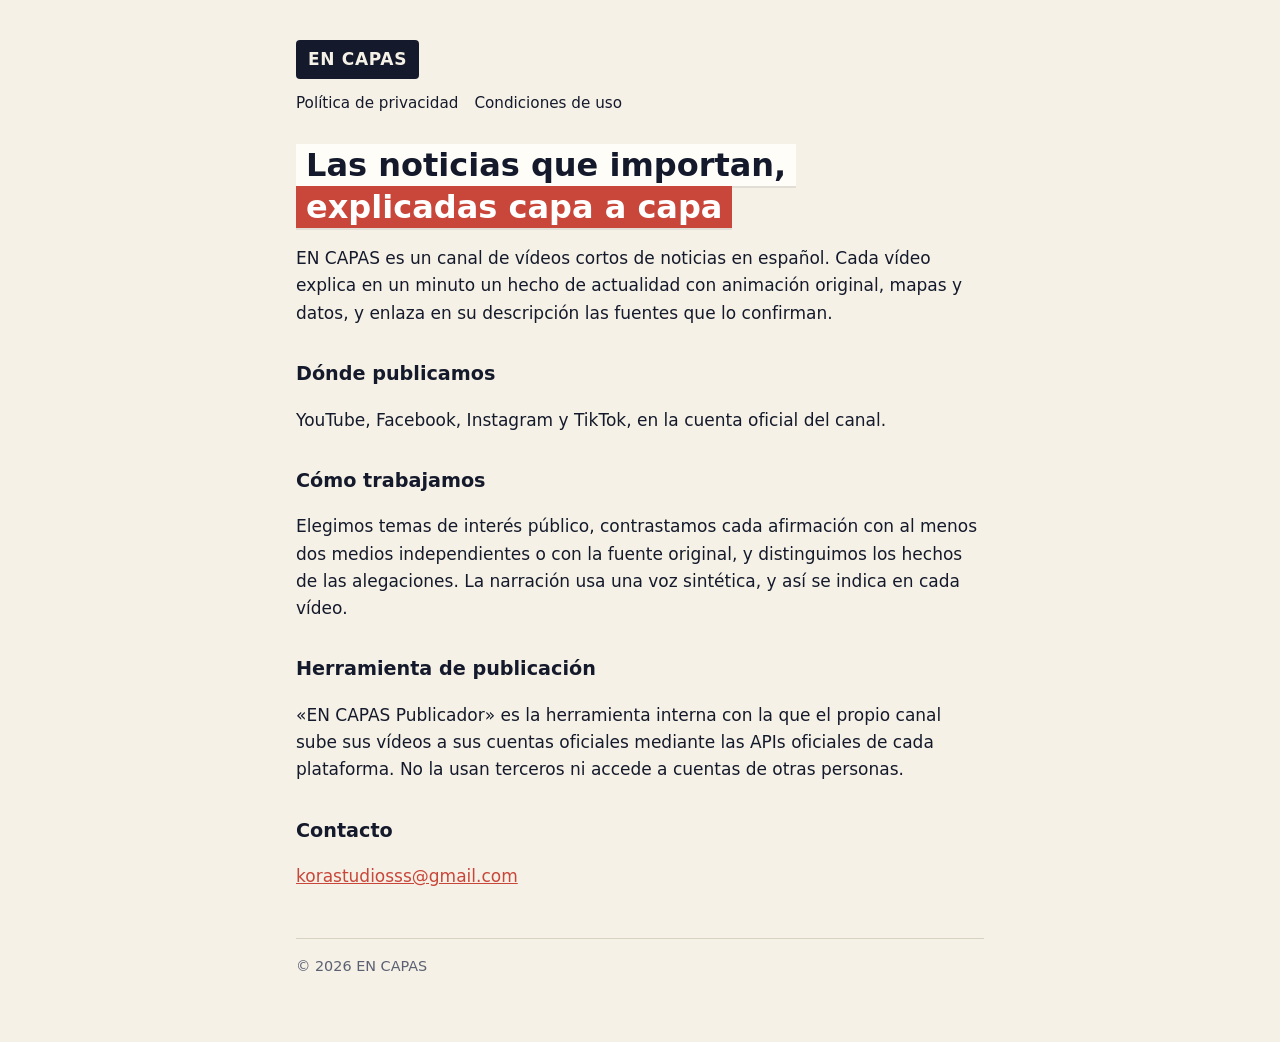
<file: index.html>
<!doctype html>
<html lang="es"><head><meta charset="utf-8"><meta name="viewport" content="width=device-width,initial-scale=1">
<title>EN CAPAS · noticias explicadas capa a capa</title>
<meta name="description" content="EN CAPAS: noticias de actualidad explicadas en vídeos cortos animados, con hechos verificados y fuentes en cada vídeo.">
<link rel="stylesheet" href="estilos.css"></head>
<body><main>
<header><a href="./" class="marca">EN CAPAS</a>
<nav><a href="privacidad.html">Política de privacidad</a><a href="condiciones.html">Condiciones de uso</a></nav></header>
<h1><span class="tira">Las noticias que importan,</span><br><span class="tira acento">explicadas capa a capa</span></h1>
<p>EN CAPAS es un canal de vídeos cortos de noticias en español. Cada vídeo explica en un minuto un hecho de actualidad con animación original, mapas y datos, y enlaza en su descripción las fuentes que lo confirman.</p>
<h2>Dónde publicamos</h2>
<p>YouTube, Facebook, Instagram y TikTok, en la cuenta oficial del canal.</p>
<h2>Cómo trabajamos</h2>
<p>Elegimos temas de interés público, contrastamos cada afirmación con al menos dos medios independientes o con la fuente original, y distinguimos los hechos de las alegaciones. La narración usa una voz sintética, y así se indica en cada vídeo.</p>
<h2>Herramienta de publicación</h2>
<p>«EN CAPAS Publicador» es la herramienta interna con la que el propio canal sube sus vídeos a sus cuentas oficiales mediante las APIs oficiales de cada plataforma. No la usan terceros ni accede a cuentas de otras personas.</p>
<h2>Contacto</h2>
<p><a href="mailto:korastudiosss@gmail.com">korastudiosss@gmail.com</a></p>
<footer>© 2026 EN CAPAS</footer>
</main></body></html>
</file>
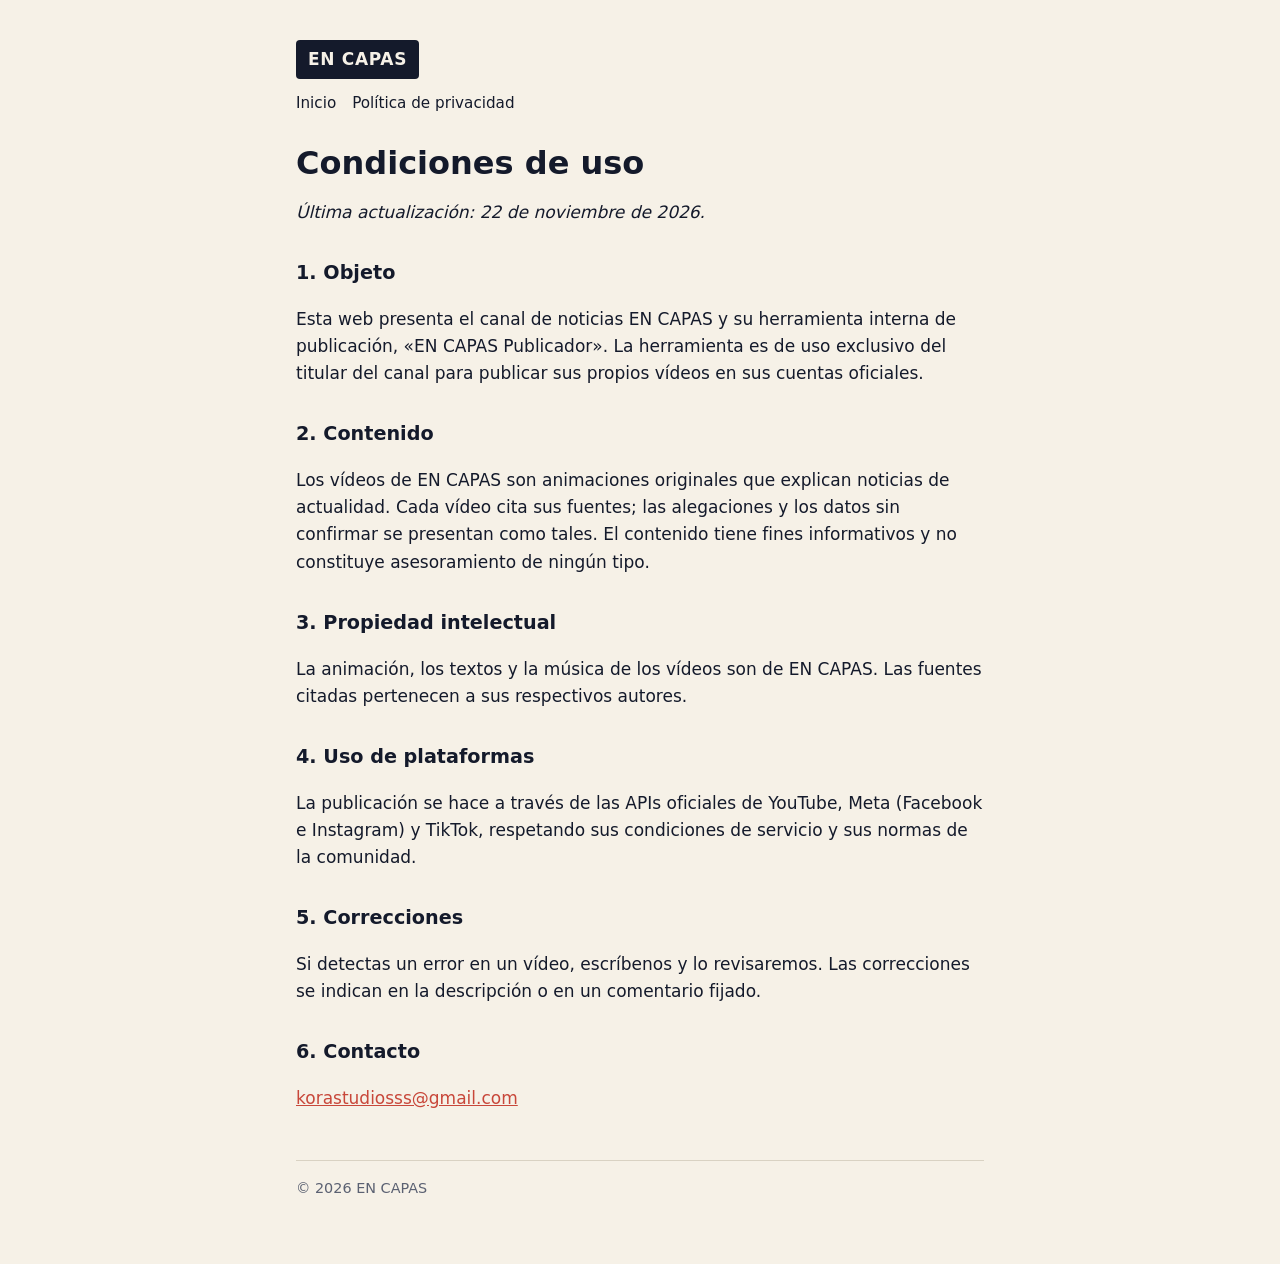
<file: condiciones.html>
<!doctype html>
<html lang="es"><head><meta charset="utf-8"><meta name="viewport" content="width=device-width,initial-scale=1">
<title>Condiciones de uso · EN CAPAS</title>
<link rel="stylesheet" href="estilos.css"></head>
<body><main>
<header><a href="./" class="marca">EN CAPAS</a>
<nav><a href="./">Inicio</a><a href="privacidad.html">Política de privacidad</a></nav></header>
<h1>Condiciones de uso</h1>
<p><em>Última actualización: 22 de noviembre de 2026.</em></p>
<h2>1. Objeto</h2>
<p>Esta web presenta el canal de noticias EN CAPAS y su herramienta interna de publicación, «EN CAPAS Publicador». La herramienta es de uso exclusivo del titular del canal para publicar sus propios vídeos en sus cuentas oficiales.</p>
<h2>2. Contenido</h2>
<p>Los vídeos de EN CAPAS son animaciones originales que explican noticias de actualidad. Cada vídeo cita sus fuentes; las alegaciones y los datos sin confirmar se presentan como tales. El contenido tiene fines informativos y no constituye asesoramiento de ningún tipo.</p>
<h2>3. Propiedad intelectual</h2>
<p>La animación, los textos y la música de los vídeos son de EN CAPAS. Las fuentes citadas pertenecen a sus respectivos autores.</p>
<h2>4. Uso de plataformas</h2>
<p>La publicación se hace a través de las APIs oficiales de YouTube, Meta (Facebook e Instagram) y TikTok, respetando sus condiciones de servicio y sus normas de la comunidad.</p>
<h2>5. Correcciones</h2>
<p>Si detectas un error en un vídeo, escríbenos y lo revisaremos. Las correcciones se indican en la descripción o en un comentario fijado.</p>
<h2>6. Contacto</h2>
<p><a href="mailto:korastudiosss@gmail.com">korastudiosss@gmail.com</a></p>
<footer>© 2026 EN CAPAS</footer>
</main></body></html>
</file>
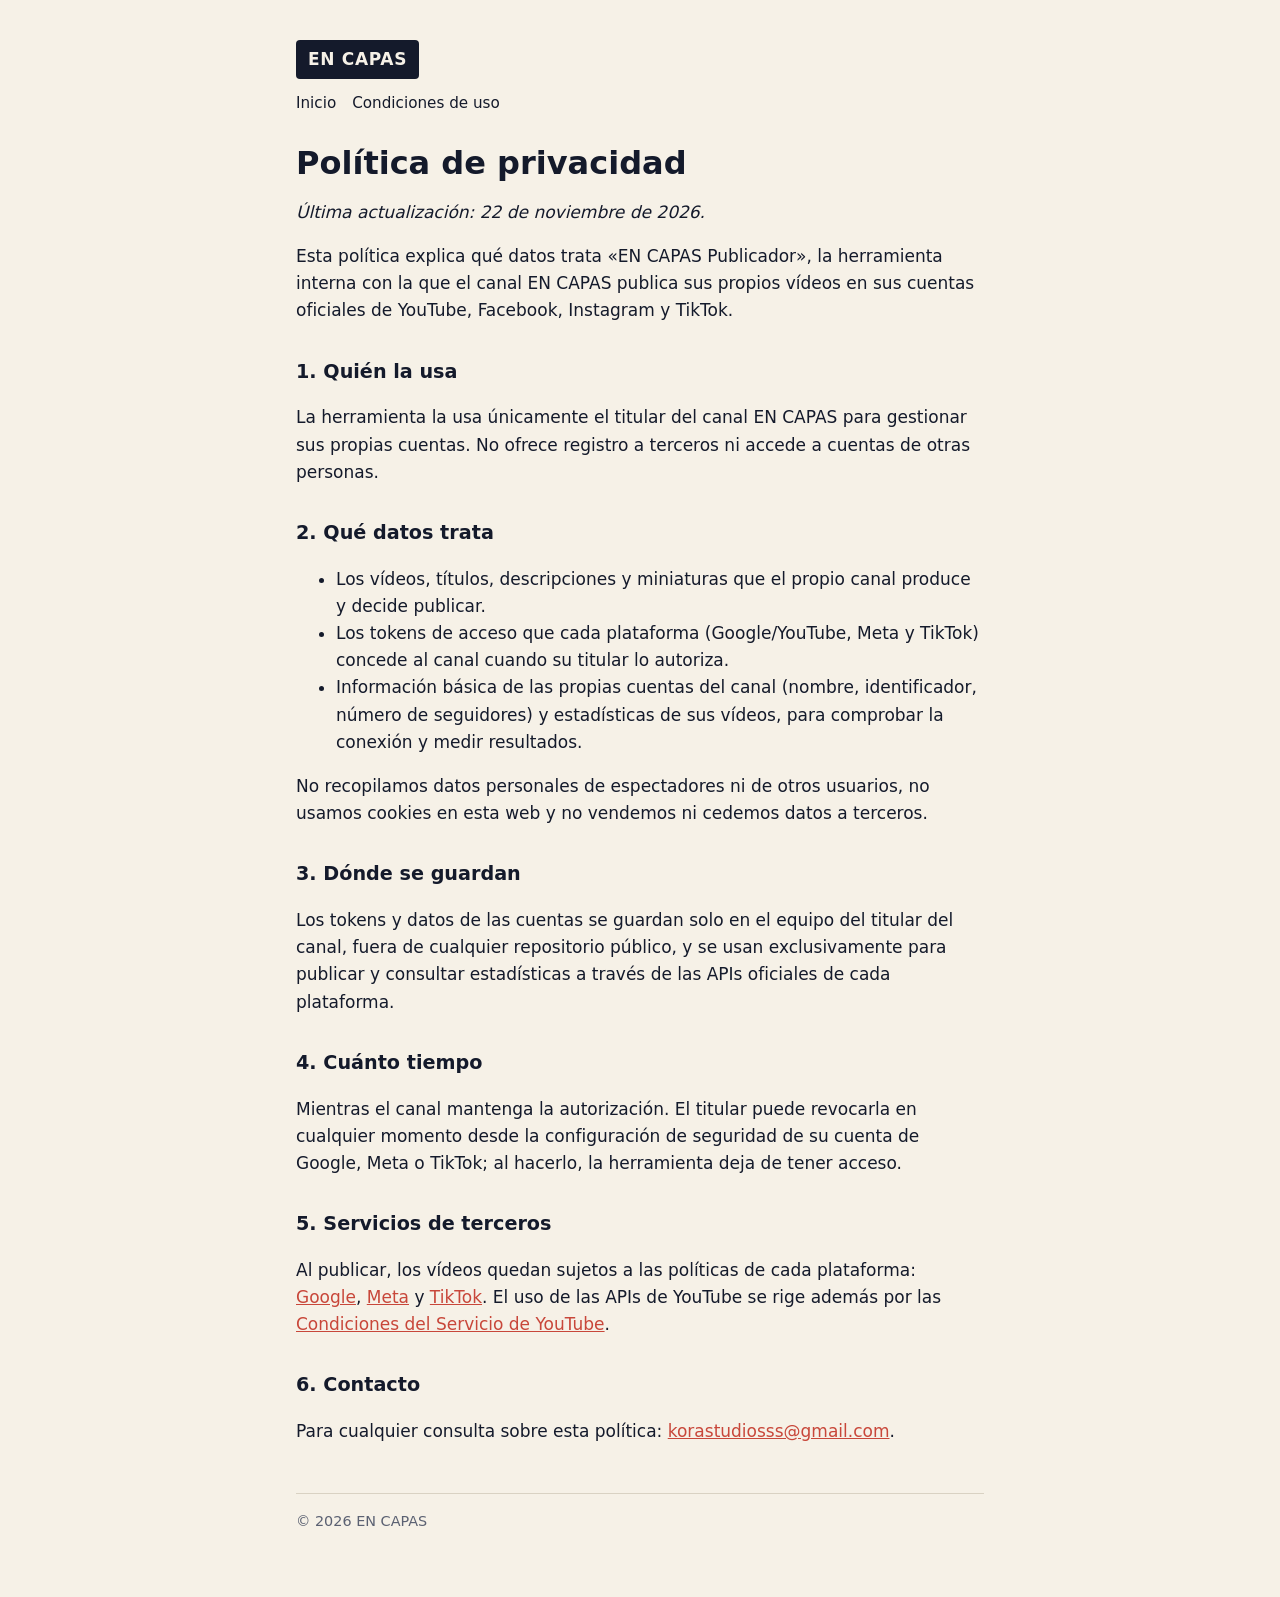
<file: privacidad.html>
<!doctype html>
<html lang="es"><head><meta charset="utf-8"><meta name="viewport" content="width=device-width,initial-scale=1">
<title>Política de privacidad · EN CAPAS</title>
<link rel="stylesheet" href="estilos.css"></head>
<body><main>
<header><a href="./" class="marca">EN CAPAS</a>
<nav><a href="./">Inicio</a><a href="condiciones.html">Condiciones de uso</a></nav></header>
<h1>Política de privacidad</h1>
<p><em>Última actualización: 22 de noviembre de 2026.</em></p>
<p>Esta política explica qué datos trata «EN CAPAS Publicador», la herramienta interna con la que el canal EN CAPAS publica sus propios vídeos en sus cuentas oficiales de YouTube, Facebook, Instagram y TikTok.</p>
<h2>1. Quién la usa</h2>
<p>La herramienta la usa únicamente el titular del canal EN CAPAS para gestionar sus propias cuentas. No ofrece registro a terceros ni accede a cuentas de otras personas.</p>
<h2>2. Qué datos trata</h2>
<ul>
<li>Los vídeos, títulos, descripciones y miniaturas que el propio canal produce y decide publicar.</li>
<li>Los tokens de acceso que cada plataforma (Google/YouTube, Meta y TikTok) concede al canal cuando su titular lo autoriza.</li>
<li>Información básica de las propias cuentas del canal (nombre, identificador, número de seguidores) y estadísticas de sus vídeos, para comprobar la conexión y medir resultados.</li>
</ul>
<p>No recopilamos datos personales de espectadores ni de otros usuarios, no usamos cookies en esta web y no vendemos ni cedemos datos a terceros.</p>
<h2>3. Dónde se guardan</h2>
<p>Los tokens y datos de las cuentas se guardan solo en el equipo del titular del canal, fuera de cualquier repositorio público, y se usan exclusivamente para publicar y consultar estadísticas a través de las APIs oficiales de cada plataforma.</p>
<h2>4. Cuánto tiempo</h2>
<p>Mientras el canal mantenga la autorización. El titular puede revocarla en cualquier momento desde la configuración de seguridad de su cuenta de Google, Meta o TikTok; al hacerlo, la herramienta deja de tener acceso.</p>
<h2>5. Servicios de terceros</h2>
<p>Al publicar, los vídeos quedan sujetos a las políticas de cada plataforma: <a href="https://policies.google.com/privacy">Google</a>, <a href="https://www.facebook.com/privacy/policy">Meta</a> y <a href="https://www.tiktok.com/legal/privacy-policy">TikTok</a>. El uso de las APIs de YouTube se rige además por las <a href="https://www.youtube.com/t/terms">Condiciones del Servicio de YouTube</a>.</p>
<h2>6. Contacto</h2>
<p>Para cualquier consulta sobre esta política: <a href="mailto:korastudiosss@gmail.com">korastudiosss@gmail.com</a>.</p>
<footer>© 2026 EN CAPAS</footer>
</main></body></html>
</file>
<file: estilos.css>
:root{--papel:#f6f1e7;--tinta:#141a2b;--acento:#c8473a;--gris:#5b6172}
*{box-sizing:border-box}
body{margin:0;background:var(--papel);color:var(--tinta);font:17px/1.6 system-ui,-apple-system,"Segoe UI",Roboto,sans-serif}
main{max-width:720px;margin:0 auto;padding:40px 16px 64px}
header a{color:inherit;text-decoration:none}
.marca{display:inline-block;background:var(--tinta);color:var(--papel);font-weight:800;letter-spacing:.04em;padding:6px 12px;border-radius:4px}
h1{font-size:2rem;line-height:1.2;margin:28px 0 8px}
h2{font-size:1.2rem;margin:32px 0 6px}
.tira{display:inline-block;background:#fffdf8;padding:2px 10px;box-shadow:0 2px 0 rgba(0,0,0,.08)}
.acento{background:var(--acento);color:#fff}
a{color:var(--acento)}
nav{margin-top:12px;font-size:.95rem}
nav a{margin-right:16px}
footer{margin-top:48px;color:var(--gris);font-size:.9rem;border-top:1px solid #d9d2c3;padding-top:16px}
</file>
